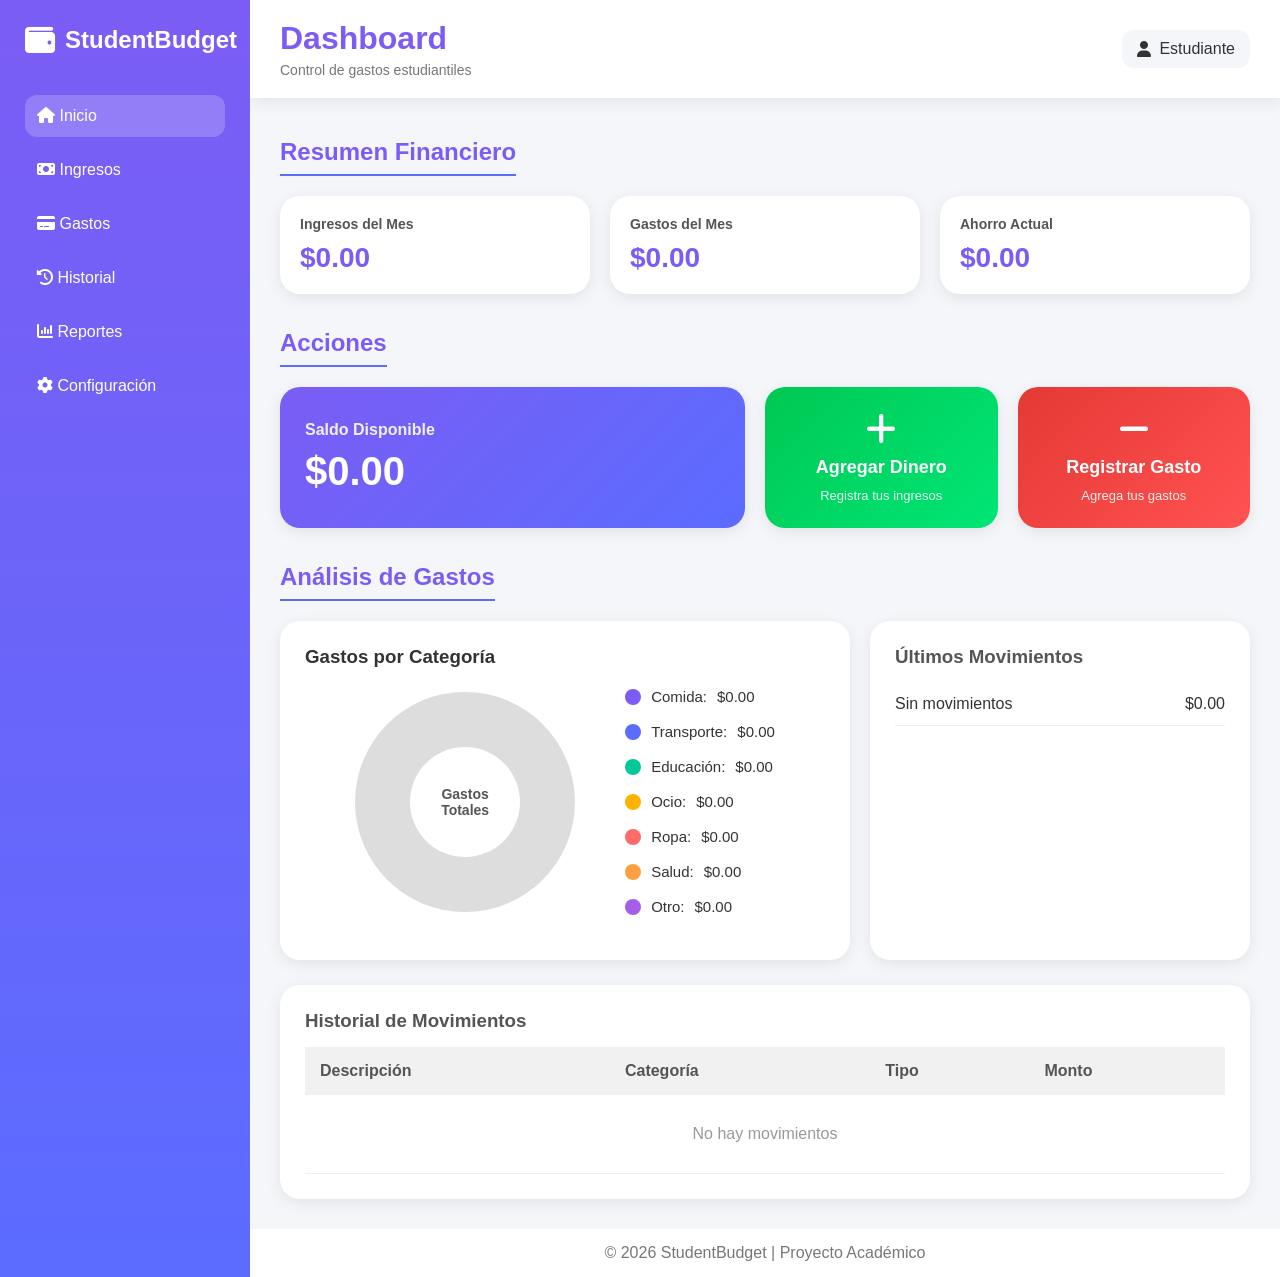
<file: index.html>
<!DOCTYPE html>
<html lang="es">

<head>
    <meta charset="UTF-8">
    <meta name="viewport" content="width=device-width, initial-scale=1.0">
    <title>StudentBudget - Inicio</title>
    <link rel="stylesheet" href="css/style.css">
    <link rel="stylesheet" href="https://cdnjs.cloudflare.com/ajax/libs/font-awesome/6.5.1/css/all.min.css">
</head>

<body>

    <div class="contenedor">

        <!-- NAV -->
        <nav>
            <button class="menu-toggle" onclick="toggleMenu()">
                <i class="fa-solid fa-bars"></i>
            </button>

            <div class="logo">
                <i class="fa-solid fa-wallet"></i>
                <h2>StudentBudget</h2>
            </div>

            <div class="menu" id="menu">
                <a href="index.html" class="activo"><i class="fa-solid fa-house"></i> Inicio</a>
                <a href="Ingresos.html"><i class="fa-solid fa-money-bill"></i> Ingresos</a>
                <a href="Gastos.html"><i class="fa-solid fa-credit-card"></i> Gastos</a>
                <a href="Historial.html"><i class="fa-solid fa-clock-rotate-left"></i> Historial</a>
                <a href="Reportes.html"><i class="fa-solid fa-chart-column"></i> Reportes</a>
                <a href="Configuracion.html"><i class="fa-solid fa-gear"></i> Configuración</a>
            </div>
        </nav>

        <!-- MAIN -->
        <main>
            <header>
                <div>
                    <h1>Dashboard</h1>
                    <p>Control de gastos estudiantiles</p>
                </div>
                <div class="usuario">
                    <i class="fa-solid fa-user"></i> Estudiante
                </div>
            </header>

            <section class="contenido">

                <!-- RESUMEN -->
                <h2 class="titulo-seccion">Resumen Financiero</h2>
                <div class="resumen">
                    <article class="card-resumen">
                        <h3>Ingresos del Mes</h3>
                        <h2 id="totalIngresos">$0.00</h2>
                    </article>
                    <article class="card-resumen">
                        <h3>Gastos del Mes</h3>
                        <h2 id="totalGastos">$0.00</h2>
                    </article>
                    <article class="card-resumen">
                        <h3>Ahorro Actual</h3>
                        <h2 id="ahorro">$0.00</h2>
                    </article>
                </div>

                <!-- ACCIONES RÁPIDAS -->
                <h2 class="titulo-seccion">Acciones</h2>
                <div class="tarjetas">
                    <article class="card saldo">
                        <h3>Saldo Disponible</h3>
                        <h2 id="saldo">$0.00</h2>
                    </article>
                    <article class="card accion ingreso-card">
                        <button onclick="abrirIngreso()">
                            <i class="fa-solid fa-plus"></i>
                            <span>Agregar Dinero</span>
                            <small>Registra tus ingresos</small>
                        </button>
                    </article>
                    <article class="card accion gasto-card">
                        <button onclick="abrirGasto()">
                            <i class="fa-solid fa-minus"></i>
                            <span>Registrar Gasto</span>
                            <small>Agrega tus gastos</small>
                        </button>
                    </article>
                </div>

                <!-- GRÁFICO -->
                <h2 class="titulo-seccion">Análisis de Gastos</h2>
                <div class="dashboard-row">
                    <div class="grafico-container">
                        <article class="card">
                            <h3>Gastos por Categoría</h3>
                            <div class="contenedor-grafico">
                                <div id="graficoPastel" class="grafico-pastel">
                                    <div class="centro-grafico">Gastos<br>Totales</div>
                                </div>
                                <div class="leyenda">
                                    <div><span class="color comida"></span> Comida: <span id="catComida">$0.00</span></div>
                                    <div><span class="color transporte"></span> Transporte: <span id="catTransporte">$0.00</span></div>
                                    <div><span class="color educacion"></span> Educación: <span id="catEducacion">$0.00</span></div>
                                    <div><span class="color ocio"></span> Ocio: <span id="catOcio">$0.00</span></div>
                                    <div><span class="color ropa"></span> Ropa: <span id="catRopa">$0.00</span></div>
                                    <div><span class="color salud"></span> Salud: <span id="catSalud">$0.00</span></div>
                                    <div><span class="color otro"></span> Otro: <span id="catOtro">$0.00</span></div>
                                </div>
                            </div>
                        </article>
                    </div>
                    
                    <!-- ÚLTIMOS MOVIMIENTOS -->
                    <section class="movimientos">
                        <h3>Últimos Movimientos</h3>
                        <div id="ultimosMovimientos">
                            <div class="movimiento"><span>Inicia a agregar</span><span>$0.00</span></div>
                        </div>
                    </section>
                </div>

                <!-- HISTORIAL -->
                <section class="historial">
                    <h3>Historial de Movimientos</h3>
                    <table>
                        <thead>
                            <tr>
                                <th>Descripción</th>
                                <th>Categoría</th>
                                <th>Tipo</th>
                                <th>Monto</th>
                            </tr>
                        </thead>
                        <tbody id="lista"></tbody>
                    </table>
                </section>

                <!-- MODAL INGRESO -->
                <div id="modalIngreso" class="modal">
                    <div class="modal-contenido">
                        <span class="cerrar" onclick="cerrarIngreso()">&times;</span>
                        <h2>💰 Agregar Ingreso</h2>
                        <input type="number" id="ingreso" placeholder="Monto" min="1" step="0.01" onkeydown="if(event.key === '-') event.preventDefault()">
                        <button onclick="guardarIngresoModal()">💾 Guardar</button>
                    </div>
                </div>

                <!-- MODAL GASTO -->
                <div id="modalGasto" class="modal">
                    <div class="modal-contenido">
                        <span class="cerrar" onclick="cerrarGasto()">&times;</span>
                        <h2>💸 Registrar Gasto</h2>
                        <input type="text" id="nombre" placeholder="Qué compraste?">
                        <input type="number" id="gasto" placeholder="Monto" min="1" step="0.01" onkeydown="if(event.key === '-') event.preventDefault()">
                        <select id="categoria">
                            <option value="Comida">🍔 Comida</option>
                            <option value="Transporte">🚌 Transporte</option>
                            <option value="Educacion">📚 Educación</option>
                            <option value="Ocio">🎮 Ocio</option>
                            <option value="Ropa">👕 Ropa</option>
                            <option value="Salud">💊 Salud</option>
                            <option value="Otro">📦 Otro</option>
                        </select>
                        <button onclick="guardarGastoModal()">💾 Guardar Gasto</button>
                    </div>
                </div>

                <!-- ALERTA -->
                <div id="alerta" class="alerta" style="display: none;">⚠ saldo insuficiente</div>

            </section>

            <footer>© 2026 StudentBudget | Proyecto Académico</footer>
        </main>
    </div>

    <!-- ALERTA FLOTANTE -->
    <div id="alertaFlotante" class="alerta-flotante">⚠ No tienes saldo suficiente</div>

    <script src="js/script.js"></script>
</body>

</html>
</file>
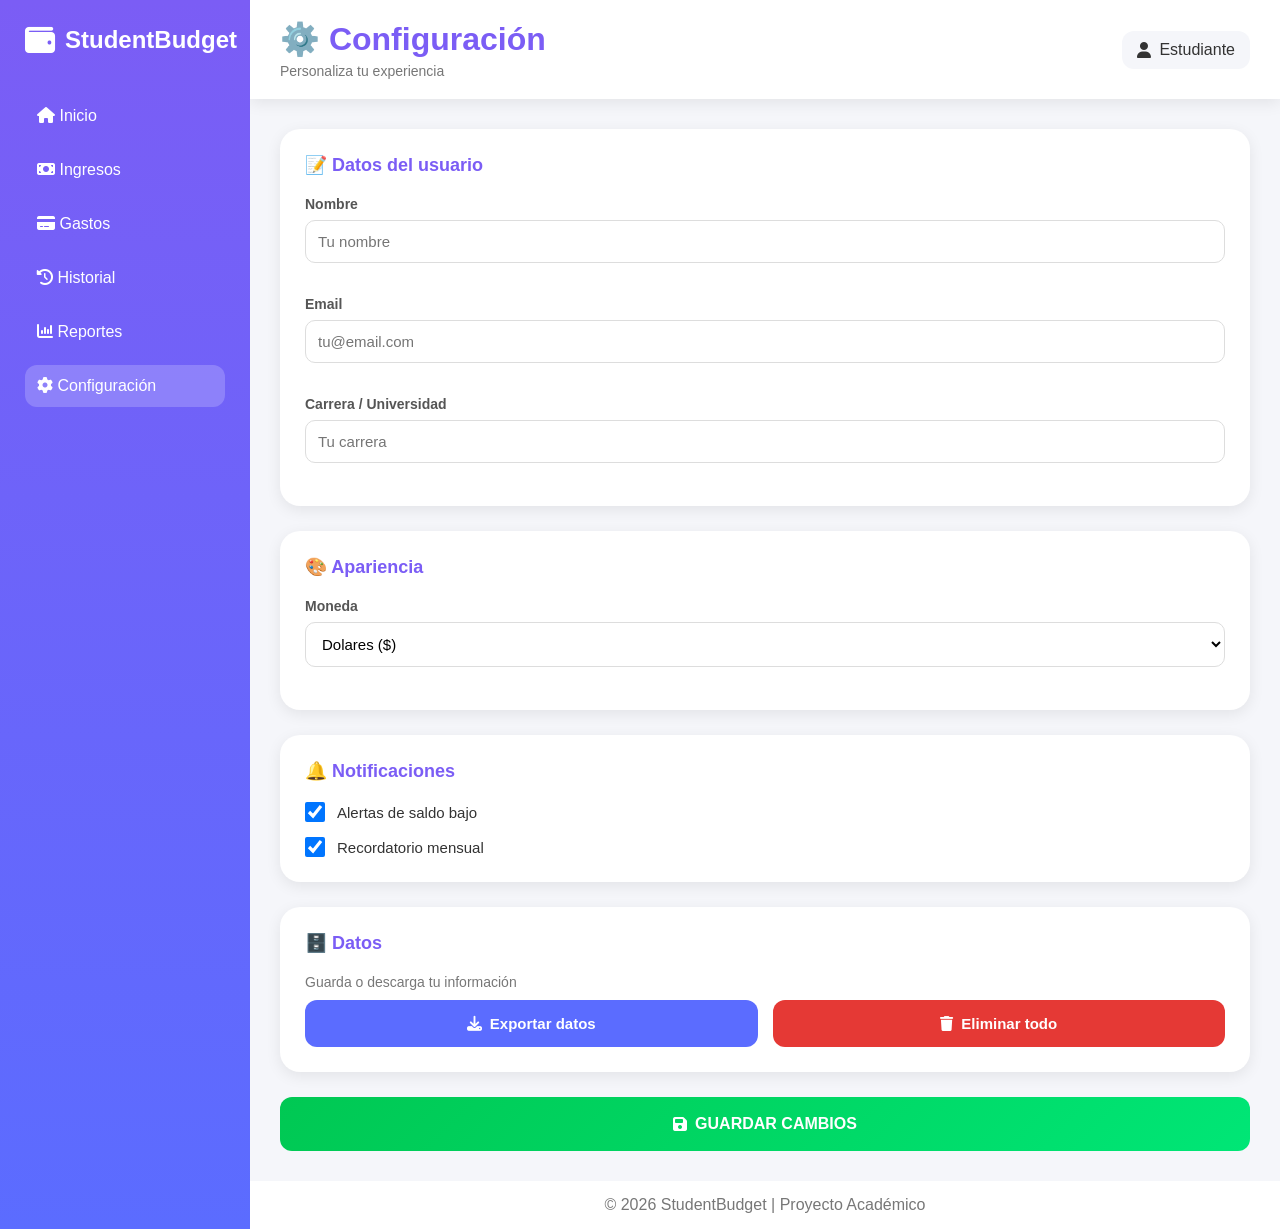
<file: configuracion.html>
<!DOCTYPE html>
<html lang="es">
<head>
    <meta charset="UTF-8">
    <meta name="viewport" content="width=device-width, initial-scale=1.0">
    <title>StudentBudget - Configuración</title>
    <link rel="stylesheet" href="css/style.css">
    <link rel="stylesheet" href="https://cdnjs.cloudflare.com/ajax/libs/font-awesome/6.5.1/css/all.min.css">
    <script src="https://cdn.sheetjs.com/xlsx-0.20.1/package/dist/xlsx.full.min.js"></script>
</head>
<body>

    <div class="contenedor">

        <!-- NAV -->
        <nav>
            <button class="menu-toggle" onclick="toggleMenu()">
                <i class="fa-solid fa-bars"></i>
            </button>

            <div class="logo">
                <i class="fa-solid fa-wallet"></i>
                <h2>StudentBudget</h2>
            </div>

            <div class="menu" id="menu">
                <a href="index.html"><i class="fa-solid fa-house"></i> Inicio</a>
                <a href="Ingresos.html"><i class="fa-solid fa-money-bill"></i> Ingresos</a>
                <a href="Gastos.html"><i class="fa-solid fa-credit-card"></i> Gastos</a>
                <a href="Historial.html"><i class="fa-solid fa-clock-rotate-left"></i> Historial</a>
                <a href="Reportes.html"><i class="fa-solid fa-chart-column"></i> Reportes</a>
                <a href="Configuracion.html" class="activo"><i class="fa-solid fa-gear"></i> Configuración</a>
            </div>
        </nav>

        <!-- MAIN -->
        <main>
            <header>
                <div>
                    <h1>⚙️ Configuración</h1>
                    <p>Personaliza tu experiencia</p>
                </div>
                <div class="usuario">
                    <i class="fa-solid fa-user"></i> Estudiante
                </div>
            </header>

            <div class="contenido">
                
                <!-- Datos del usuario -->
                <div class="card-config">
                    <h2>📝 Datos del usuario</h2>
                    <div class="config-form">
                        <div class="form-grupo">
                            <label for="nombre">Nombre</label>
                            <input type="text" id="nombre" placeholder="Tu nombre">
                        </div>
                        <div class="form-grupo">
                            <label for="email">Email</label>
                            <input type="email" id="email" placeholder="tu@email.com">
                        </div>
                        <div class="form-grupo">
                            <label for="carrera">Carrera / Universidad</label>
                            <input type="text" id="carrera" placeholder="Tu carrera">
                        </div>
                    </div>
                </div>

                <!-- Apariencia -->
                <div class="card-config">
                    <h2>🎨 Apariencia</h2>
                    <div class="config-form">
                        <div class="form-grupo">
                            <label for="moneda">Moneda</label>
                            <select id="moneda">
                                <option value="$">Dolares ($)</option>
                                <option value="€">Euro (€)</option>
                                <option value="£">Libra (£)</option>
                                <option value="¥">Yen (¥)</option>
                            </select>
                        </div>
                    </div>
                </div>

                <!-- Notificaciones -->
                <div class="card-config">
                    <h2>🔔 Notificaciones</h2>
                    <div class="config-opciones">
                        <label class="checkbox">
                            <input type="checkbox" id="alertaSaldo" checked>
                            <span>Alertas de saldo bajo</span>
                        </label>
                        <label class="checkbox">
                            <input type="checkbox" id="recordatorio" checked>
                            <span>Recordatorio mensual</span>
                        </label>
                    </div>
                </div>

                <!-- Datos -->
                <div class="card-config">
                    <h2>🗄️ Datos</h2>
                    <p class="info-dato">Guarda o descarga tu información</p>
                    <div class="botones-datos">
                        <button type="button" onclick="exportarDatos()" class="btn btn-azul">
                            <i class="fa-solid fa-download"></i> Exportar datos
                        </button>
                        <button type="button" onclick="eliminarDatos()" class="btn btn-rojo">
                            <i class="fa-solid fa-trash"></i> Eliminar todo
                        </button>
                    </div>
                </div>

                <!-- Guardar -->
                <button type="button" onclick="guardarConfig()" class="btn btn-verde btn-guardar-config">
                    <i class="fa-solid fa-save"></i> GUARDAR CAMBIOS
                </button>

            </div>

            <footer>© 2026 StudentBudget | Proyecto Académico</footer>
        </main>
    </div>

    <script src="js/script.js"></script>
</body>
</html>
</file>
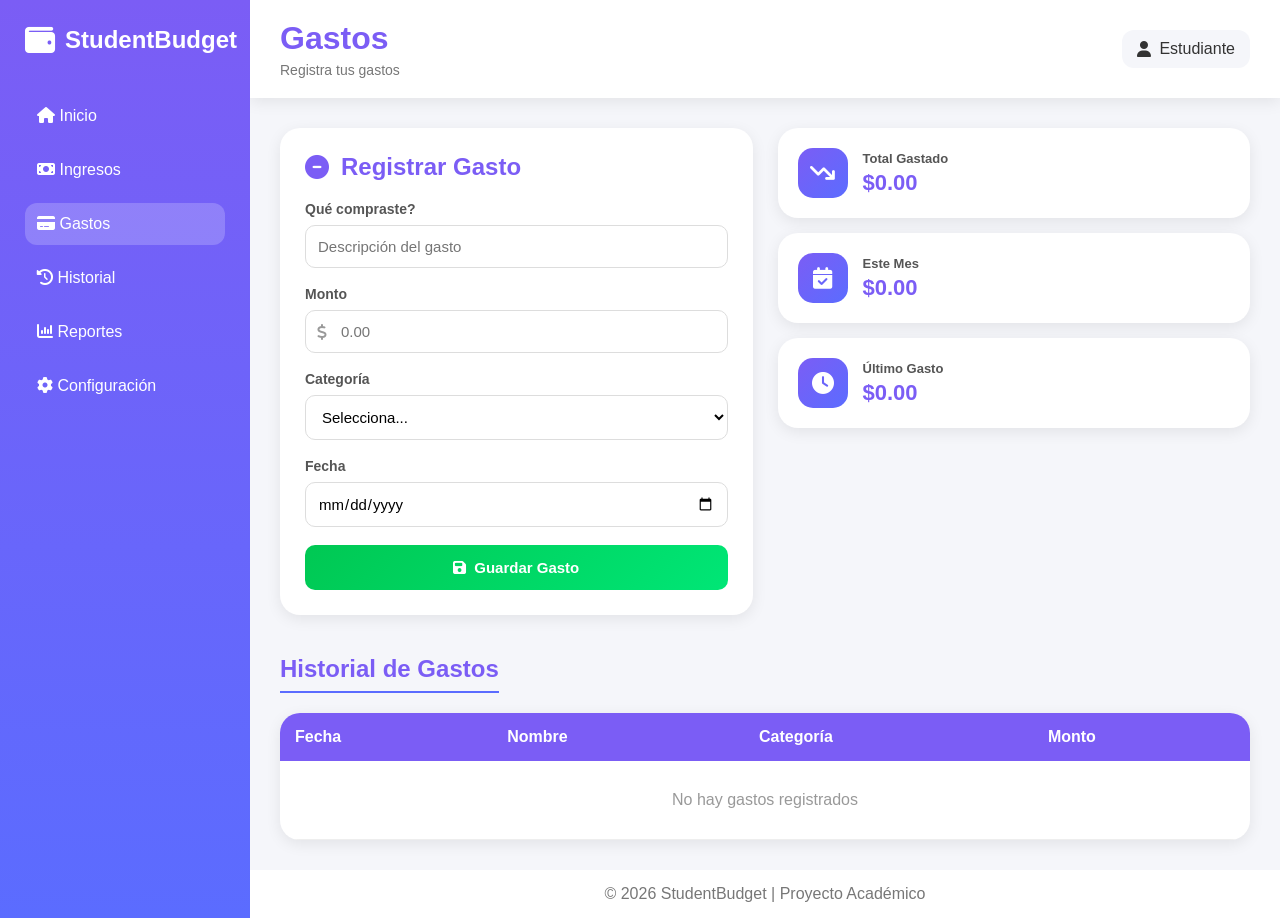
<file: Gastos.html>
<!DOCTYPE html>
<html lang="es">

<head>
    <meta charset="UTF-8">
    <meta name="viewport" content="width=device-width, initial-scale=1.0">
    <title>Gastos - StudentBudget</title>
    <link rel="stylesheet" href="css/style.css">
    <link rel="stylesheet" href="https://cdnjs.cloudflare.com/ajax/libs/font-awesome/6.5.1/css/all.min.css">
</head>

<body>

    <div class="contenedor">

        <!-- NAV -->
        <nav>
            <button class="menu-toggle" onclick="toggleMenu()">
                <i class="fa-solid fa-bars"></i>
            </button>

            <div class="logo">
                <i class="fa-solid fa-wallet"></i>
                <h2>StudentBudget</h2>
            </div>

            <div class="menu" id="menu">
                <a href="index.html"><i class="fa-solid fa-house"></i> Inicio</a>
                <a href="ingresos.html"><i class="fa-solid fa-money-bill"></i> Ingresos</a>
                <a href="gastos.html" class="activo"><i class="fa-solid fa-credit-card"></i> Gastos</a>
                <a href="historial.html"><i class="fa-solid fa-clock-rotate-left"></i> Historial</a>
                <a href="reportes.html"><i class="fa-solid fa-chart-column"></i> Reportes</a>
                <a href="configuracion.html"><i class="fa-solid fa-gear"></i> Configuración</a>
            </div>
        </nav>

        <!-- MAIN -->
        <main>
            <header>
                <div>
                    <h1>Gastos</h1>
                    <p>Registra tus gastos</p>
                </div>
                <div class="usuario">
                    <i class="fa-solid fa-user"></i> Estudiante
                </div>
            </header>

            <section class="contenido">

                <!-- FILA DOS COLUMNAS: Formulario + Resumen -->
                <div class="fila-ingresos">
                    
                    <!-- FORMULARIO (Izquierda) -->
                    <div class="card-formulario">
                        <div class="card-header">
                            <i class="fa-solid fa-minus-circle"></i>
                            <h2>Registrar Gasto</h2>
                        </div>
                        <form id="formGasto" onsubmit="guardarGasto(event)">
                            
                            <div class="form-grupo">
                                <label>Qué compraste?</label>
                                <input type="text" id="nombreGasto" placeholder="Descripción del gasto" required>
                            </div>
                            
                            <div class="form-grupo">
                                <label>Monto</label>
                                <div class="input-icono">
                                    <i class="fa-solid fa-dollar-sign"></i>
                                    <input type="number" id="montoGasto" placeholder="0.00" required min="1" step="0.01" onkeydown="if(event.key === '-') event.preventDefault()">
                                </div>
                            </div>
                            
                            <div class="form-grupo">
                                <label>Categoría</label>
                                <select id="categoriaGasto" required>
                                    <option value="">Selecciona...</option>
                                    <option value="Comida">🍔 Comida</option>
                                    <option value="Transporte">🚌 Transporte</option>
                                    <option value="Educacion">📚 Educación</option>
                                    <option value="Ocio">🎮 Ocio</option>
                                    <option value="Ropa">👕 Ropa</option>
                                    <option value="Salud">💊 Salud</option>
                                    <option value="Otro">📦 Otro</option>
                                </select>
                            </div>
                            
                            <div class="form-grupo">
                                <label>Fecha</label>
                                <input type="date" id="fechaGasto" required>
                            </div>
                            
                            <button type="submit" class="btn-guardar btn-gasto">
                                <i class="fa-solid fa-save"></i> Guardar Gasto
                            </button>
                        </form>
                    </div>
                    
                    <!-- RESUMEN (Derecha) -->
                    <div class="resumen-lado">
                        <div class="resumen-card">
                            <div class="icono-resumen">
                                <i class="fa-solid fa-arrow-trend-down"></i>
                            </div>
                            <div class="texto-resumen">
                                <h3>Total Gastado</h3>
                                <h2 id="totalGastado">$0.00</h2>
                            </div>
                        </div>
                        
                        <div class="resumen-card">
                            <div class="icono-resumen">
                                <i class="fa-solid fa-calendar-check"></i>
                            </div>
                            <div class="texto-resumen">
                                <h3>Este Mes</h3>
                                <h2 id="gastoMes">$0.00</h2>
                            </div>
                        </div>
                        
                        <div class="resumen-card">
                            <div class="icono-resumen">
                                <i class="fa-solid fa-clock"></i>
                            </div>
                            <div class="texto-resumen">
                                <h3>Último Gasto</h3>
                                <h2 id="ultimoGasto">$0.00</h2>
                            </div>
                        </div>
                    </div>
                    
                </div>

                <!-- TABLA HISTORIAL -->
                <h2 class="titulo-seccion">Historial de Gastos</h2>
                
                <div class="tabla-container">
                    <table>
                        <thead>
                            <tr>
                                <th>Fecha</th>
                                <th>Nombre</th>
                                <th>Categoría</th>
                                <th>Monto</th>
                            </tr>
                        </thead>
                        <tbody id="listaGastos">
                            <tr>
                                <td colspan="4" class="sin-datos">No hay gastos registrados</td>
                            </tr>
                        </tbody>
                    </table>
                </div>

            </section>

            <footer>© 2026 StudentBudget | Proyecto Académico</footer>
        </main>
    </div>

    <!-- ALERTA FLOTANTE -->
    <div id="alertaFlotante" class="alerta-flotante">⚠ No tienes saldo suficiente</div>

    <script src="js/script.js"></script>
</body>

</html>
</file>
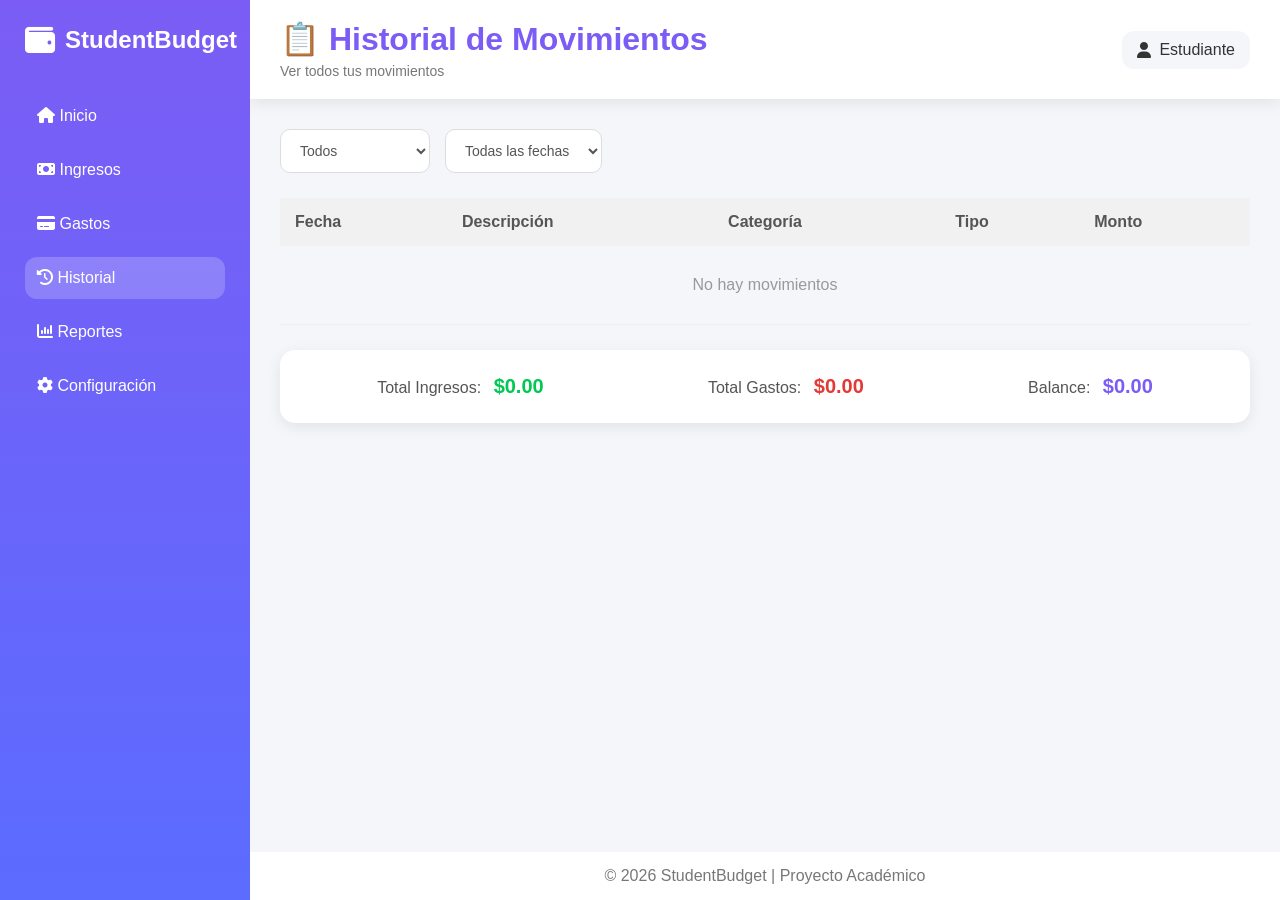
<file: historial.html>
<!DOCTYPE html>
<html lang="es">
<head>
    <meta charset="UTF-8">
    <meta name="viewport" content="width=device-width, initial-scale=1.0">
    <title>StudentBudget - Historial</title>
    <link rel="stylesheet" href="css/style.css">
    <link rel="stylesheet" href="https://cdnjs.cloudflare.com/ajax/libs/font-awesome/6.5.1/css/all.min.css">
</head>
<body>

    <div class="contenedor">

        <!-- NAV -->
        <nav>
            <button class="menu-toggle" onclick="toggleMenu()">
                <i class="fa-solid fa-bars"></i>
            </button>

            <div class="logo">
                <i class="fa-solid fa-wallet"></i>
                <h2>StudentBudget</h2>
            </div>

            <div class="menu" id="menu">
                <a href="index.html"><i class="fa-solid fa-house"></i> Inicio</a>
                <a href="Ingresos.html"><i class="fa-solid fa-money-bill"></i> Ingresos</a>
                <a href="Gastos.html"><i class="fa-solid fa-credit-card"></i> Gastos</a>
                <a href="Historial.html" class="activo"><i class="fa-solid fa-clock-rotate-left"></i> Historial</a>
                <a href="Reportes.html"><i class="fa-solid fa-chart-column"></i> Reportes</a>
                <a href="Configuracion.html"><i class="fa-solid fa-gear"></i> Configuración</a>
            </div>
        </nav>

        <!-- MAIN -->
        <main>
            <header>
                <div>
                    <h1>📋 Historial de Movimientos</h1>
                    <p>Ver todos tus movimientos</p>
                </div>
                <div class="usuario">
                    <i class="fa-solid fa-user"></i> Estudiante
                </div>
            </header>

            <div class="contenido">
                
                <!-- Filtros -->
                <div class="filtros">
                    <select id="filtroTipo" onchange="filtrarHistorial()">
                        <option value="todos">Todos</option>
                        <option value="ingreso">Solo Ingresos</option>
                        <option value="gasto">Solo Gastos</option>
                    </select>
                    
                    <select id="filtroFecha" onchange="filtrarHistorial()">
                        <option value="todos">Todas las fechas</option>
                        <option value="mes">Este mes</option>
                        <option value="anterior">Mes anterior</option>
                    </select>
                </div>
                
                <!-- Tabla -->
                <table>
                    <thead>
                        <tr>
                            <th>Fecha</th>
                            <th>Descripción</th>
                            <th>Categoría</th>
                            <th>Tipo</th>
                            <th>Monto</th>
                        </tr>
                    </thead>
                    <tbody id="historialCompleto">
                        <!-- Se llena con JS -->
                    </tbody>
                </table>
                
                <!-- Totales -->
                <div class="totales">
                    <span>Total Ingresos: <b id="totalIngresos" style="color:#00C853;">$0.00</b></span>
                    <span>Total Gastos: <b id="totalGastos" style="color:#E53935;">$0.00</b></span>
                    <span>Balance: <b id="balance">$0.00</b></span>
                </div>

            </div>

            <footer>© 2026 StudentBudget | Proyecto Académico</footer>
        </main>
    </div>

    <script src="js/script.js"></script>
</body>
</html>
</file>
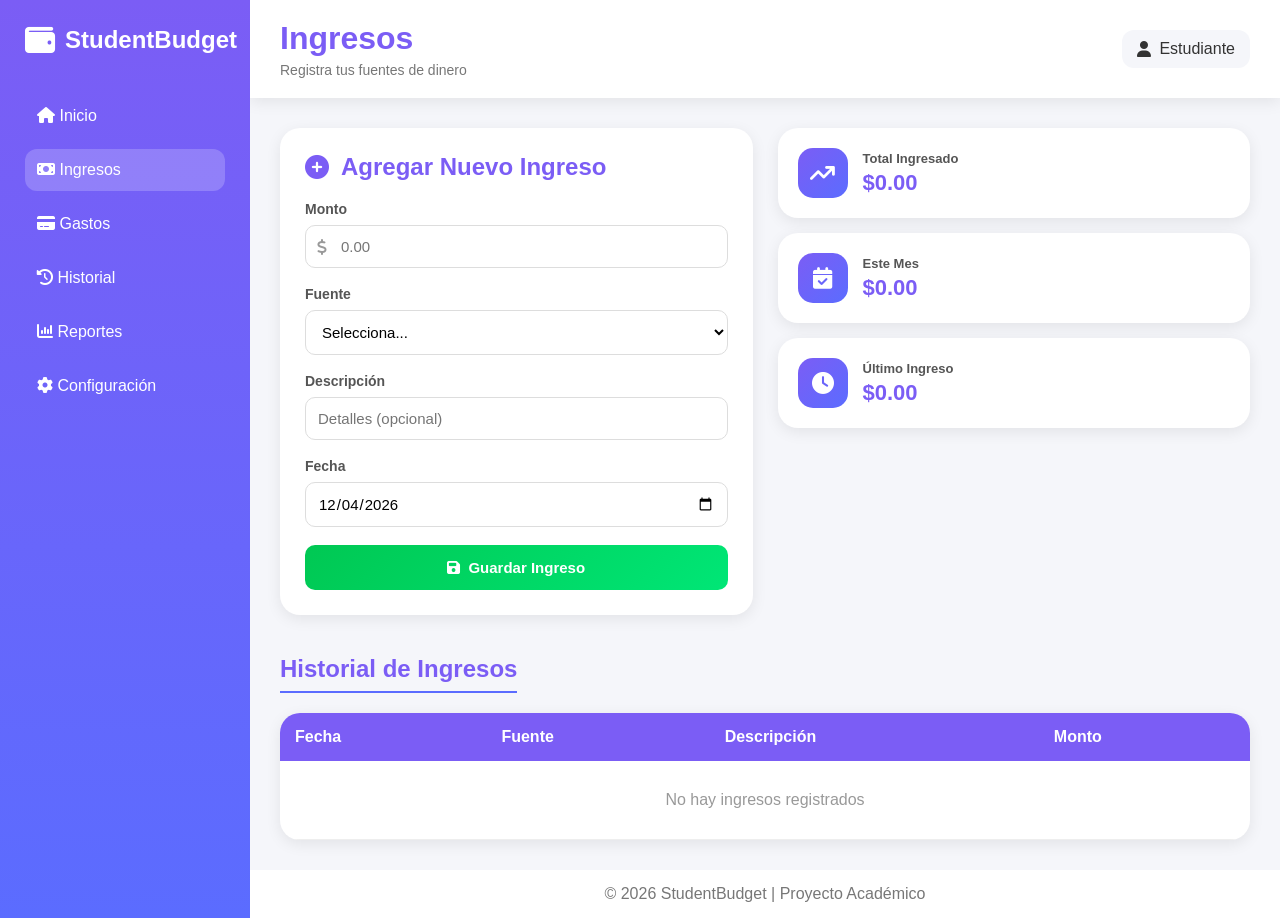
<file: Ingresos.html>
<!DOCTYPE html>
<html lang="es">

<head>
    <meta charset="UTF-8">
    <meta name="viewport" content="width=device-width, initial-scale=1.0">
    <title>Ingresos - StudentBudget</title>
    <link rel="stylesheet" href="css/style.css">
    <link rel="stylesheet" href="https://cdnjs.cloudflare.com/ajax/libs/font-awesome/6.5.1/css/all.min.css">
</head>

<body>

    <div class="contenedor">

        <!-- NAV -->
        <nav>
            <button class="menu-toggle" onclick="toggleMenu()">
                <i class="fa-solid fa-bars"></i>
            </button>

            <div class="logo">
                <i class="fa-solid fa-wallet"></i>
                <h2>StudentBudget</h2>
            </div>

            <div class="menu" id="menu">
                <a href="index.html"><i class="fa-solid fa-house"></i> Inicio</a>
                <a href="ingresos.html" class="activo"><i class="fa-solid fa-money-bill"></i> Ingresos</a>
                <a href="gastos.html"><i class="fa-solid fa-credit-card"></i> Gastos</a>
                <a href="historial.html"><i class="fa-solid fa-clock-rotate-left"></i> Historial</a>
                <a href="reportes.html"><i class="fa-solid fa-chart-column"></i> Reportes</a>
                <a href="configuracion.html"><i class="fa-solid fa-gear"></i> Configuración</a>
            </div>
        </nav>

        <!-- MAIN -->
        <main>
            <header>
                <div>
                    <h1>Ingresos</h1>
                    <p>Registra tus fuentes de dinero</p>
                </div>
                <div class="usuario">
                    <i class="fa-solid fa-user"></i> Estudiante
                </div>
            </header>

            <section class="contenido">

                <!-- FILA DOS COLUMNAS: Formulario + Resumen -->
                <div class="fila-ingresos">
                    
                    <!-- FORMULARIO (Izquierda) -->
                    <div class="card-formulario">
                        <div class="card-header">
                            <i class="fa-solid fa-plus-circle"></i>
                            <h2>Agregar Nuevo Ingreso</h2>
                        </div>
                        <form id="formIngreso" onsubmit="guardarIngreso(event)">
                            
                            <div class="form-grupo">
                                <label>Monto</label>
                                <div class="input-icono">
                                    <i class="fa-solid fa-dollar-sign"></i>
                                    <input type="number" id="monto" placeholder="0.00" required min="1" step="0.01" onkeydown="if(event.key === '-') event.preventDefault()">
                                </div>
                            </div>
                            
                            <div class="form-grupo">
                                <label>Fuente</label>
                                <select id="fuente" required>
                                    <option value="">Selecciona...</option>
                                    <option value="Trabajo">💼 Trabajo</option>
                                    <option value="Beca">🎓 Beca</option>
                                    <option value="Familia">👨‍👩‍👧 Familia</option>
                                    <option value="Freelance">💻 Freelance</option>
                                    <option value="Venta">🏪 Venta</option>
                                    <option value="Otro">📦 Otro</option>
                                </select>
                            </div>
                            
                            <div class="form-grupo">
                                <label>Descripción</label>
                                <input type="text" id="descripcion" placeholder="Detalles (opcional)">
                            </div>
                            
                            <div class="form-grupo">
                                <label>Fecha</label>
                                <input type="date" id="fecha" required>
                            </div>
                            
                            <button type="submit" class="btn-guardar">
                                <i class="fa-solid fa-save"></i> Guardar Ingreso
                            </button>
                        </form>
                    </div>
                    
                    <!-- RESUMEN (Derecha) -->
                    <div class="resumen-lado">
                        <div class="resumen-card">
                            <div class="icono-resumen">
                                <i class="fa-solid fa-arrow-trend-up"></i>
                            </div>
                            <div class="texto-resumen">
                                <h3>Total Ingresado</h3>
                                <h2 id="totalIngresado">$0.00</h2>
                            </div>
                        </div>
                        
                        <div class="resumen-card">
                            <div class="icono-resumen">
                                <i class="fa-solid fa-calendar-check"></i>
                            </div>
                            <div class="texto-resumen">
                                <h3>Este Mes</h3>
                                <h2 id="totalMes">$0.00</h2>
                            </div>
                        </div>
                        
                        <div class="resumen-card">
                            <div class="icono-resumen">
                                <i class="fa-solid fa-clock"></i>
                            </div>
                            <div class="texto-resumen">
                                <h3>Último Ingreso</h3>
                                <h2 id="ultimoIngreso">$0.00</h2>
                            </div>
                        </div>
                    </div>
                    
                </div>

                <!-- TABLA HISTORIAL -->
                <h2 class="titulo-seccion">Historial de Ingresos</h2>
                
                <div class="tabla-container">
                    <table>
                        <thead>
                            <tr>
                                <th>Fecha</th>
                                <th>Fuente</th>
                                <th>Descripción</th>
                                <th>Monto</th>
                            </tr>
                        </thead>
                        <tbody id="listaIngresos">
                            <tr>
                                <td colspan="4" class="sin-datos">No hay ingresos registrados</td>
                            </tr>
                        </tbody>
                    </table>
                </div>

            </section>

            <footer>© 2026 StudentBudget | Proyecto Académico</footer>
        </main>
    </div>

    <script src="js/script.js"></script>
</body>

</html>
</file>
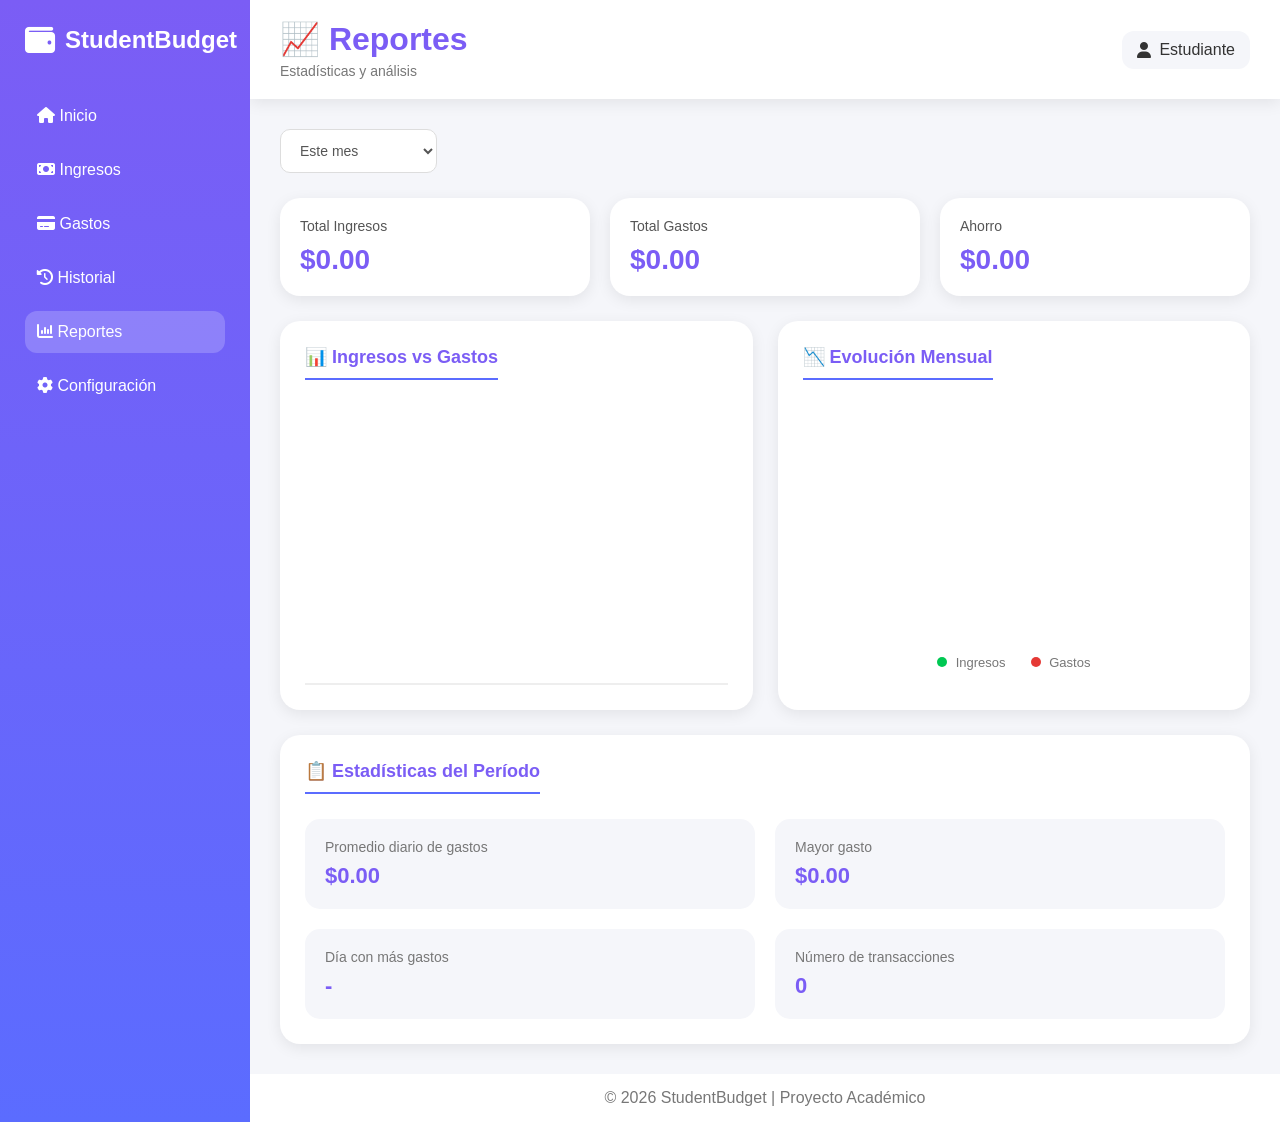
<file: reportes.html>
<!DOCTYPE html>
<html lang="es">
<head>
    <meta charset="UTF-8">
    <meta name="viewport" content="width=device-width, initial-scale=1.0">
    <title>StudentBudget - Reportes</title>
    <link rel="stylesheet" href="css/style.css">
    <link rel="stylesheet" href="https://cdnjs.cloudflare.com/ajax/libs/font-awesome/6.5.1/css/all.min.css">
</head>
<body>

    <div class="contenedor">

        <!-- NAV -->
        <nav>
            <button class="menu-toggle" onclick="toggleMenu()">
                <i class="fa-solid fa-bars"></i>
            </button>

            <div class="logo">
                <i class="fa-solid fa-wallet"></i>
                <h2>StudentBudget</h2>
            </div>

            <div class="menu" id="menu">
                <a href="index.html"><i class="fa-solid fa-house"></i> Inicio</a>
                <a href="Ingresos.html"><i class="fa-solid fa-money-bill"></i> Ingresos</a>
                <a href="Gastos.html"><i class="fa-solid fa-credit-card"></i> Gastos</a>
                <a href="Historial.html"><i class="fa-solid fa-clock-rotate-left"></i> Historial</a>
                <a href="Reportes.html" class="activo"><i class="fa-solid fa-chart-column"></i> Reportes</a>
                <a href="Configuracion.html"><i class="fa-solid fa-gear"></i> Configuración</a>
            </div>
        </nav>

        <!-- MAIN -->
        <main>
            <header>
                <div>
                    <h1>📈 Reportes</h1>
                    <p>Estadísticas y análisis</p>
                </div>
                <div class="usuario">
                    <i class="fa-solid fa-user"></i> Estudiante
                </div>
            </header>

            <div class="contenido">
                
                <!-- Selector de período -->
                <div class="filtros">
                    <select id="periodo" onchange="actualizarReportes()">
                        <option value="mes">Este mes</option>
                        <option value="anterior">Mes anterior</option>
                        <option value="todos">Todos los meses</option>
                    </select>
                </div>

                <!-- Resumen -->
                <div class="resumen">
                    <div class="card-resumen">
                        <p class="label-resumen">Total Ingresos</p>
                        <p class="monto-resumen" id="reporteIngresos">$0.00</p>
                    </div>
                    <div class="card-resumen">
                        <p class="label-resumen">Total Gastos</p>
                        <p class="monto-resumen" id="reporteGastos">$0.00</p>
                    </div>
                    <div class="card-resumen">
                        <p class="label-resumen">Ahorro</p>
                        <p class="monto-resumen" id="reporteAhorro">$0.00</p>
                    </div>
                </div>

                <!-- Gráficos juntos -->
                <div class="graficos-container">
                    
                    <!-- Ingresos vs Gastos -->
                    <div class="card-reporte">
                        <h2>📊 Ingresos vs Gastos</h2>
                        <div class="grafico-barras" id="graficoComparativo">
                        </div>
                    </div>

                    <!-- Evolución Mensual -->
                    <div class="card-reporte">
                        <h2>📉 Evolución Mensual</h2>
                        <div class="contenedor-linea">
                            <div class="grafico-linea" id="graficoLinea">
                            </div>
                            <div class="leyenda-grafico">
                                <span><span class="punto-color ingreso"></span> Ingresos</span>
                                <span><span class="punto-color gasto"></span> Gastos</span>
                            </div>
                        </div>
                    </div>
                    
                </div>

                <!-- Estadísticas -->
                <div class="card-reporte">
                    <h2>📋 Estadísticas del Período</h2>
                    <div class="estadisticas">
                        <div class="stat-item">
                            <span>Promedio diario de gastos</span>
                            <b id="promedioDiario">$0.00</b>
                        </div>
                        <div class="stat-item">
                            <span>Mayor gasto</span>
                            <b id="mayorGasto">$0.00</b>
                        </div>
                        <div class="stat-item">
                            <span>Día con más gastos</span>
                            <b id="diaMasGastos">-</b>
                        </div>
                        <div class="stat-item">
                            <span>Número de transacciones</span>
                            <b id="numTransacciones">0</b>
                        </div>
                    </div>
                </div>

            </div>

            <footer>© 2026 StudentBudget | Proyecto Académico</footer>
        </main>
    </div>

    <script src="js/script.js"></script>
</body>
</html>
</file>
<file: css/style.css>
* {
    margin: 0;
    padding: 0;
    box-sizing: border-box;
    font-family: 'Segoe UI', sans-serif;
}

:root {
    --morado: #7B5DF5;
    --azul: #5B6CFF;
    --gris: #F5F6FA;
    --texto: #333;
    --sombra: 0 4px 15px rgba(0,0,0,.08);
}

body {
    background: var(--gris);
    color: var(--texto);
}

.contenedor {
    display: grid;
    grid-template-columns: 250px 1fr;
    min-height: 100vh;
}

/* NAV */
nav {
    background: linear-gradient(180deg, var(--morado), var(--azul));
    color: white;
    padding: 25px;
    position: relative;
}

.logo {
    display: flex;
    align-items: center;
    gap: 10px;
    margin-bottom: 40px;
}

.logo i {
    font-size: 30px;
}

/* Botón hamburguesa */
.menu-toggle {
    display: none;
    background: none;
    border: none;
    color: white;
    font-size: 24px;
    cursor: pointer;
    position: absolute;
    top: 20px;
    right: 20px;
}

.menu {
    display: flex;
    flex-direction: column;
    gap: 12px;
}

.menu a {
    color: white;
    text-decoration: none;
    padding: 12px;
    border-radius: 12px;
    transition: .3s;
}

.menu a:hover {
    background: rgba(255,255,255,.2);
}

.menu a.activo {
    background: rgba(255,255,255,.2);
}

/* MAIN */
main {
    display: flex;
    flex-direction: column;
}

header {
    background: white;
    padding: 20px 30px;
    display: flex;
    justify-content: space-between;
    align-items: center;
    box-shadow: var(--sombra);
}

header h1 {
    color: var(--morado);
}

header p {
    color: #777;
    font-size: 14px;
    margin-top: 5px;
}

.usuario {
    background: var(--gris);
    padding: 10px 15px;
    border-radius: 12px;
    display: flex;
    align-items: center;
    gap: 8px;
}

/* CONTENIDO */
.contenido {
    padding: 30px;
    flex: 1;
}

.titulo-seccion {
    font-size: 1.5rem;
    color: var(--morado);
    margin-bottom: 20px;
    margin-top: 10px;
    border-bottom: 2px solid var(--azul);
    padding-bottom: 8px;
    display: inline-block;
}

.oculto {
    position: absolute;
    width: 1px;
    height: 1px;
    padding: 0;
    margin: -1px;
    overflow: hidden;
    clip: rect(0,0,0,0);
    border: 0;
}

/* RESUMEN */
.resumen {
    display: grid;
    grid-template-columns: repeat(3, 1fr);
    gap: 20px;
    margin-bottom: 25px;
}

.card-resumen {
    background: white;
    padding: 20px;
    border-radius: 20px;
    box-shadow: var(--sombra);
}

.card-resumen h3 {
    margin-bottom: 10px;
    color: #555;
    font-size: 14px;
}

.card-resumen h2 {
    color: var(--morado);
    font-size: 28px;
}

/* TARJETAS */
.tarjetas {
    display: grid;
    grid-template-columns: 2fr 1fr 1fr;
    gap: 20px;
    margin-bottom: 25px;
}

.card {
    background: white;
    border-radius: 20px;
    padding: 25px;
    box-shadow: var(--sombra);
}

.saldo {
    background: linear-gradient(135deg, var(--morado), var(--azul));
    color: white;
    display: flex;
    flex-direction: column;
    justify-content: center;
}

.saldo h3 {
    font-size: 16px;
    opacity: 0.9;
}

.saldo h2 {
    margin-top: 10px;
    font-size: 40px;
}

/* Botones acción */
.accion {
    padding: 0;
    overflow: hidden;
}

.accion button {
    width: 100%;
    height: 100%;
    border: none;
    display: flex;
    flex-direction: column;
    justify-content: center;
    align-items: center;
    gap: 10px;
    cursor: pointer;
    color: white;
    padding: 25px;
    transition: .3s;
}

.ingreso-card button {
    background: linear-gradient(135deg, #00C853, #00E676);
}

.gasto-card button {
    background: linear-gradient(135deg, #E53935, #FF5252);
}

.accion button:hover {
    transform: translateY(-3px);
    box-shadow: 0 10px 20px rgba(0,0,0,.15);
}

.accion i {
    font-size: 35px;
}

.accion span {
    font-size: 18px;
    font-weight: 600;
}

.accion small {
    font-size: 13px;
    opacity: .9;
}

/* DASHBOARD */
.dashboard-row {
    display: grid;
    grid-template-columns: 1.2fr .8fr;
    gap: 20px;
    margin-bottom: 25px;
}

.grafico-container .card {
    height: 100%;
}

.contenedor-grafico {
    display: flex;
    justify-content: center;
    align-items: center;
    gap: 50px;
    flex-wrap: wrap;
    padding: 20px 0;
}

.grafico-pastel {
    width: 220px;
    height: 220px;
    border-radius: 50%;
    background: #ddd;
    position: relative;
}

.centro-grafico {
    width: 110px;
    height: 110px;
    background: white;
    border-radius: 50%;
    position: absolute;
    top: 50%;
    left: 50%;
    transform: translate(-50%, -50%);
    display: flex;
    justify-content: center;
    align-items: center;
    text-align: center;
    color: #555;
    font-weight: 600;
    font-size: 14px;
}

.leyenda {
    display: flex;
    flex-direction: column;
    gap: 18px;
    font-size: 15px;
}

.leyenda div {
    display: flex;
    align-items: center;
    gap: 10px;
}

.color {
    width: 16px;
    height: 16px;
    border-radius: 50%;
}

.comida { background: #7B5DF5; }
.transporte { background: #5B6CFF; }
.educacion { background: #00C896; }
.ocio { background: #FFB300; }
.ropa { background: #FF6B6B; }
.salud { background: #FF9F43; }
.otro { background: #A55EEA; }

/* Movimientos */
.movimientos {
    background: white;
    padding: 25px;
    border-radius: 20px;
    box-shadow: var(--sombra);
    height: 100%;
}

.movimientos h3 {
    margin-bottom: 15px;
    color: #555;
}

.movimiento {
    display: flex;
    justify-content: space-between;
    padding: 12px 0;
    border-bottom: 1px solid #eee;
}

/* Historial */
.historial {
    background: white;
    padding: 25px;
    border-radius: 20px;
    box-shadow: var(--sombra);
}

.historial h3 {
    margin-bottom: 15px;
    color: #555;
}

table {
    width: 100%;
    border-collapse: collapse;
}

th {
    background: #f1f1f1;
    padding: 15px;
    text-align: left;
    color: #555;
}

td {
    padding: 15px;
    border-bottom: 1px solid #eee;
}

.categoria {
    padding: 6px 12px;
    border-radius: 20px;
    color: white;
    font-size: 13px;
    font-weight: 600;
}

.cat-comida { background: #7B5DF5; }
.cat-transporte { background: #5B6CFF; }
.cat-educacion { background: #00C896; }
.cat-ocio { background: #FFB300; }
.cat-ropa { background: #FF6B6B; }
.cat-salud { background: #FF9F43; }
.cat-others { background: #A55EEA; }
.tipo-ingreso { color: #00C853; font-weight: bold; }
.tipo-gasto { color: #E53935; font-weight: bold; }

/* Modales */
.modal {
    display: none;
    position: fixed;
    top: 0;
    left: 0;
    width: 100%;
    height: 100%;
    background: rgba(0,0,0,.5);
    z-index: 9999;
    justify-content: center;
    align-items: center;
}

.modal-contenido {
    background: white;
    width: 450px;
    max-width: 90%;
    padding: 30px;
    border-radius: 20px;
    box-shadow: 0 15px 40px rgba(0,0,0,.2);
    position: relative;
    animation: aparecer .3s ease;
}

@keyframes aparecer {
    from { opacity: 0; transform: translateY(-20px); }
    to { opacity: 1; transform: translateY(0); }
}

.modal-contenido h2 {
    margin-bottom: 20px;
    color: var(--morado);
}

.modal-contenido input,
.modal-contenido select {
    width: 100%;
    padding: 12px;
    margin-bottom: 15px;
    border: 1px solid #ddd;
    border-radius: 10px;
}

.modal-contenido button {
    width: 100%;
    padding: 14px;
    border: none;
    border-radius: 12px;
    background: linear-gradient(135deg, var(--morado), var(--azul));
    color: white;
    font-weight: 600;
    cursor: pointer;
}

.cerrar {
    position: absolute;
    top: 12px;
    right: 18px;
    font-size: 30px;
    cursor: pointer;
    color: #777;
}

/* Alertas */
.alerta {
    display: none;
    position: fixed;
    top: 25px;
    right: 25px;
    background: #ff4d4d;
    color: white;
    padding: 15px 25px;
    border-radius: 12px;
    font-weight: bold;
    z-index: 99999;
}

.alerta-flotante {
    display: none;
    position: fixed;
    bottom: 25px;
    right: 25px;
    background: #ff4d4d;
    color: white;
    padding: 15px 25px;
    border-radius: 12px;
    font-weight: bold;
    z-index: 99999;
    animation: slideIn .3s ease;
}

.alerta-flotante.mostrar {
    display: block;
}

@keyframes slideIn {
    from { opacity: 0; transform: translateX(50px); }
    to { opacity: 1; transform: translateX(0); }
}

/* Footer */
footer {
    background: white;
    padding: 15px;
    text-align: center;
    margin-top: auto;
    color: #777;
}

/* =========================
   PÁGINA INGRESOS
========================= */

/* Fila ingresos lado a lado */
.fila-ingresos {
    display: grid;
    grid-template-columns: 1fr 1fr;
    gap: 25px;
    margin-bottom: 30px;
}

/* Card Formulario */
.card-formulario {
    background: white;
    padding: 25px;
    border-radius: 20px;
    box-shadow: var(--sombra);
    max-width: none;
    margin-bottom: 0;
}

.card-header {
    display: flex;
    align-items: center;
    gap: 12px;
    margin-bottom: 20px;
    color: var(--morado);
}

.card-header i {
    font-size: 24px;
}

.card-header h3 {
    font-size: 1.2rem;
    font-weight: 600;
}

.form-grupo {
    margin-bottom: 18px;
}

.form-grupo label {
    display: block;
    margin-bottom: 8px;
    font-weight: 600;
    color: #555;
    font-size: 14px;
}

.form-grupo input,
.form-grupo select {
    width: 100%;
    padding: 12px;
    border: 1px solid #ddd;
    border-radius: 10px;
    font-size: 15px;
    transition: .3s;
    background: white;
}

.form-grupo input:focus,
.form-grupo select:focus {
    border-color: var(--morado);
    outline: none;
    box-shadow: 0 0 0 3px rgba(123, 93, 245, 0.1);
}

/* Input con icono */
.input-icono {
    position: relative;
}

.input-icono i {
    position: absolute;
    left: 12px;
    top: 50%;
    transform: translateY(-50%);
    color: #999;
}

.input-icono input {
    padding-left: 35px;
}

/* Botón guardar */
.btn-guardar {
    width: 100%;
    padding: 14px;
    background: linear-gradient(135deg, #00C853, #00E676);
    color: white;
    border: none;
    border-radius: 10px;
    font-size: 15px;
    font-weight: 600;
    cursor: pointer;
    transition: .3s;
    display: flex;
    align-items: center;
    justify-content: center;
    gap: 8px;
    margin-top: 10px;
}

.btn-guardar:hover {
    transform: translateY(-2px);
    box-shadow: 0 5px 15px rgba(0, 200, 83, 0.3);
}

/* Resumen lado */
.resumen-lado {
    display: flex;
    flex-direction: column;
    gap: 15px;
}

.resumen-card {
    background: white;
    padding: 20px;
    border-radius: 20px;
    box-shadow: var(--sombra);
    display: flex;
    align-items: center;
    gap: 15px;
    text-align: left;
}

.icono-resumen {
    width: 50px;
    height: 50px;
    min-width: 50px;
    background: linear-gradient(135deg, var(--morado), var(--azul));
    border-radius: 15px;
    display: flex;
    align-items: center;
    justify-content: center;
}

.icono-resumen i {
    font-size: 22px;
    color: white;
}

.texto-resumen h3 {
    color: #555;
    font-size: 13px;
    margin-bottom: 4px;
    text-align: left;
}

.texto-resumen h2 {
    color: var(--morado);
    font-size: 22px;
    margin: 0;
    text-align: left;
}

/* Tabla */
.tabla-container {
    background: white;
    border-radius: 20px;
    box-shadow: var(--sombra);
    overflow: hidden;
}

.tabla-container table {
    width: 100%;
    border-collapse: collapse;
}

.tabla-container th {
    background: var(--morado);
    color: white;
    padding: 15px;
    text-align: left;
    font-weight: 600;
}

.tabla-container td {
    padding: 15px;
    border-bottom: 1px solid #eee;
}

.tabla-container tr:hover {
    background: #f9f9f9;
}

.sin-datos {
    text-align: center;
    color: #999;
    padding: 30px !important;
}

/* =========================
   RESPONSIVE
========================= */

@media (max-width: 900px) {
    .fila-ingresos {
        grid-template-columns: 1fr;
    }
    
    .resumen-card {
        flex-direction: row;
        justify-content: flex-start;
    }
}

@media (max-width: 768px) {
    .contenedor {
        grid-template-columns: 1fr;
    }

    .menu-toggle {
        display: block;
    }

    .menu {
        display: none;
        position: absolute;
        top: 60px;
        left: 0;
        width: 100%;
        background: linear-gradient(180deg, var(--morado), var(--azul));
        padding: 20px;
        border-radius: 0 0 15px 15px;
        z-index: 100;
    }

    .menu.mostrar {
        display: flex;
    }

    header {
        flex-direction: column;
        gap: 10px;
        text-align: center;
    }

    .resumen {
        grid-template-columns: 1fr;
    }

    .tarjetas {
        grid-template-columns: 1fr;
    }

    .dashboard-row {
        grid-template-columns: 1fr;
    }

    .contenedor-grafico {
        flex-direction: column;
    }

    .grafico-pastel {
        width: 180px;
        height: 180px;
    }
}
/* =========================
   PÁGINA HISTORIAL
========================= */

/* Filtros */
.filtros {
    display: flex;
    gap: 15px;
    margin-bottom: 25px;
    flex-wrap: wrap;
}

.filtros select {
    padding: 12px 15px;
    border: 1px solid #ddd;
    border-radius: 10px;
    font-size: 14px;
    background: white;
    color: #555;
    min-width: 150px;
    cursor: pointer;
    transition: .3s;
}

.filtros select:hover {
    border-color: var(--morado);
}

.filtros select:focus {
    outline: none;
    border-color: var(--morado);
    box-shadow: 0 0 0 3px rgba(123, 93, 245, 0.1);
}

/* Totales del historial */
.totales {
    display: flex;
    justify-content: space-around;
    padding: 25px;
    background: white;
    border-radius: 15px;
    box-shadow: var(--sombra);
    margin-top: 25px;
    flex-wrap: wrap;
    gap: 20px;
}

.totales span {
    font-size: 16px;
    color: #555;
}

.totales b {
    font-size: 20px;
    margin-left: 8px;
}

/* Balance verde/rojo según corresponda */
#balance {
    color: var(--morado);
}
/* =========================
   REPORTES 
========================= */

/* Label y monto en reportes */
.label-resumen {
    color: #555;
    font-size: 14px;
    margin-bottom: 10px;
}

.monto-resumen {
    color: var(--morado);
    font-size: 28px;
    font-weight: bold;
}

/* Gráficos juntos */
.graficos-container {
    display: grid;
    grid-template-columns: 1fr 1fr;
    gap: 25px;
    margin-bottom: 25px;
}

/* Card reporte */
.card-reporte {
    background: white;
    padding: 25px;
    border-radius: 20px;
    box-shadow: var(--sombra);
}

.card-reporte h2 {
    color: var(--morado);
    margin-bottom: 25px;
    font-size: 18px;
    border-bottom: 2px solid var(--azul);
    padding-bottom: 10px;
    display: inline-block;
}

/* Gráfico de barras */
.grafico-barras {
    display: flex;
    justify-content: center;
    align-items: flex-end;
    gap: 60px;
    height: 280px;
    padding: 20px 0 30px 0;
    border-bottom: 2px solid #eee;
}

.barra-container {
    display: flex;
    flex-direction: column;
    align-items: center;
    justify-content: flex-end;
    gap: 3px;
    height: 100%;
    padding-bottom: 10px;
}

.barra {
    width: 70px;
    border-radius: 10px 10px 0 0;
    display: flex;
    justify-content: center;
    align-items: flex-end;
    padding-bottom: 8px;
    color: white;
    font-weight: bold;
    font-size: 13px;
    min-height: 20px;
}

.barra-ingreso {
    background: linear-gradient(180deg, #00C853, #00E676);
}

.barra-gasto {
    background: linear-gradient(180deg, #E53935, #FF5252);
}

.barra-label {
    font-size: 14px;
    font-weight: 600;
    color: #555;
}

.monto-barra {
    font-size: 13px;
    font-weight: bold;
}

/* Gráfico línea */
.grafico-linea {
    height: 200px;
    position: relative;
    margin: 15px 0 35px 0;
}

.punto {
    position: absolute;
    width: 10px;
    height: 10px;
    border-radius: 50%;
    transform: translate(-50%, 50%);
    z-index: 2;
}

.linea {
    position: absolute;
    height: 2px;
    transform-origin: left center;
    z-index: 1;
}

.etiq {
    position: absolute;
    font-size: 10px;
    transform: translateX(-50%);
    white-space: nowrap;
}

.eje-x {
    position: absolute;
    font-size: 11px;
    color: #777;
    transform: translateX(-50%);
}

.punto-color {
    display: inline-block;
    width: 10px;
    height: 10px;
    border-radius: 50%;
    margin-right: 5px;
}

.punto-color.ingreso { background: #00C853; }
.punto-color.gasto { background: #E53935; }

.leyenda-grafico {
    display: flex;
    justify-content: center;
    gap: 25px;
    font-size: 13px;
    color: #777;
    margin-top: 10px;
}

/* Estadísticas */
.estadisticas {
    display: grid;
    grid-template-columns: repeat(2, 1fr);
    gap: 20px;
}

.stat-item {
    background: var(--gris);
    padding: 20px;
    border-radius: 15px;
    display: flex;
    flex-direction: column;
    gap: 8px;
}

.stat-item span {
    font-size: 14px;
    color: #777;
}

.stat-item b {
    font-size: 22px;
    color: var(--morado);
}

/* Responsive */
@media (max-width: 900px) {
    .graficos-container {
        grid-template-columns: 1fr;
    }
}

@media (max-width: 600px) {
    .estadisticas {
        grid-template-columns: 1fr;
    }
    
    .grafico-barras {
        gap: 30px;
    }
    
    .barra {
        width: 50px;
    }
}
/* =========================
   CONFIGURACIÓN
========================= */

.card-config {
    background: white;
    padding: 25px;
    border-radius: 20px;
    box-shadow: var(--sombra);
    margin-bottom: 25px;
}

.card-config h2 {
    color: var(--morado);
    margin-bottom: 20px;
    font-size: 18px;
}

.config-form {
    display: flex;
    flex-direction: column;
    gap: 15px;
}

.config-opciones {
    display: flex;
    flex-direction: column;
    gap: 15px;
}

.checkbox {
    display: flex;
    align-items: center;
    gap: 12px;
    cursor: pointer;
    font-size: 15px;
}

.checkbox input[type="checkbox"] {
    width: 20px;
    height: 20px;
    cursor: pointer;
}

.botones-datos {
    display: flex;
    gap: 15px;
    margin-top: 10px;
}

.info-dato {
    color: #777;
    font-size: 14px;
    margin-bottom: 5px;
}

.btn {
    flex: 1;
    padding: 15px 20px;
    border: none;
    border-radius: 12px;
    font-size: 15px;
    font-weight: 600;
    cursor: pointer;
    display: flex;
    align-items: center;
    justify-content: center;
    gap: 8px;
    transition: .3s;
}

.btn:hover {
    transform: translateY(-2px);
}

.btn-azul {
    background: var(--azul);
    color: white;
}

.btn-rojo {
    background: #E53935;
    color: white;
}

.btn-verde {
    background: linear-gradient(135deg, #00C853, #00E676);
    color: white;
}

.btn-guardar-config {
    width: 100%;
    padding: 18px;
    font-size: 16px;
    margin-top: 10px;
}

/* Responsive */
@media (max-width: 600px) {
    .botones-datos {
        flex-direction: column;
    }
    
    .btn {
        padding: 12px 15px;
    }
}
/* =========================
   BREAKPOINT LAPTOP (max-width: 1024px)
   ========================= */
@media (max-width: 1024px) {
    .tarjetas {
        grid-template-columns: 1fr 1fr;
    }
    
    .contenido {
        padding: 25px;
    }
    
    .resumen {
        grid-template-columns: repeat(2, 1fr);
    }
    
    .dashboard-row {
        grid-template-columns: 1fr;
    }
}

/* =========================
   RESPONSIVE CELULAR/TABLET
   ========================= */
@media (max-width: 768px) {
    .contenedor {
        display: flex;
        flex-direction: column;
    }

    nav {
        width: 100%;
        position: fixed;
        top: 0;
        left: 0;
        z-index: 1000;
        display: flex;
        justify-content: space-between;
        align-items: center;
        padding: 15px 20px;
    }

    .logo {
        margin-bottom: 0;
    }

    .menu-toggle {
        display: block;
        position: absolute;
        top: 20px;
        right: 20px;
        background: none;
        border: none;
        color: white;
        font-size: 24px;
        cursor: pointer;
    }

    .menu {
        display: none;
        position: fixed;
        top: 60px;
        left: 0;
        width: 100%;
        background: var(--morado);
        padding: 15px;
        z-index: 999;
    }

    .menu.mostrar {
        display: flex;
    }

    main {
        margin-top: 60px;
    }

    header {
        flex-direction: column;
        text-align: center;
        gap: 10px;
    }

    .resumen,
    .tarjetas,
    .dashboard-row,
    .fila-ingresos,
    .graficos-container,
    .estadisticas {
        grid-template-columns: 1fr;
    }

    .contenedor-grafico {
        flex-direction: column;
    }

    .filtros {
        flex-direction: column;
    }

    .filtros select {
        width: 100%;
    }

    .totales {
        flex-direction: column;
        text-align: center;
    }

    footer {
        text-align: center;
    }
}

/* Celulares pequeños */
@media (max-width: 480px) {
    .contenido {
        padding: 10px;
    }

    .titulo-seccion {
        font-size: 1.1rem;
    }

    /* Tabla con scroll */
    .tabla-responsive {
        width: 100%;
        overflow-x: auto;
        -webkit-overflow-scrolling: touch;
    }
    
    .tabla-responsive table {
        min-width: 400px;
    }
    
    .tabla-responsive th,
    .tabla-responsive td {
        padding: 8px 5px;
        font-size: 11px;
        white-space: nowrap;
    }

    .categoria {
        padding: 3px 6px;
        font-size: 9px;
    }
    
    .tipo-ingreso, 
    .tipo-gasto {
        font-size: 11px;
    }
    
    .card-resumen h2 {
        font-size: 20px;
    }

    .saldo h2 {
        font-size: 24px;
    }
}
</file>
